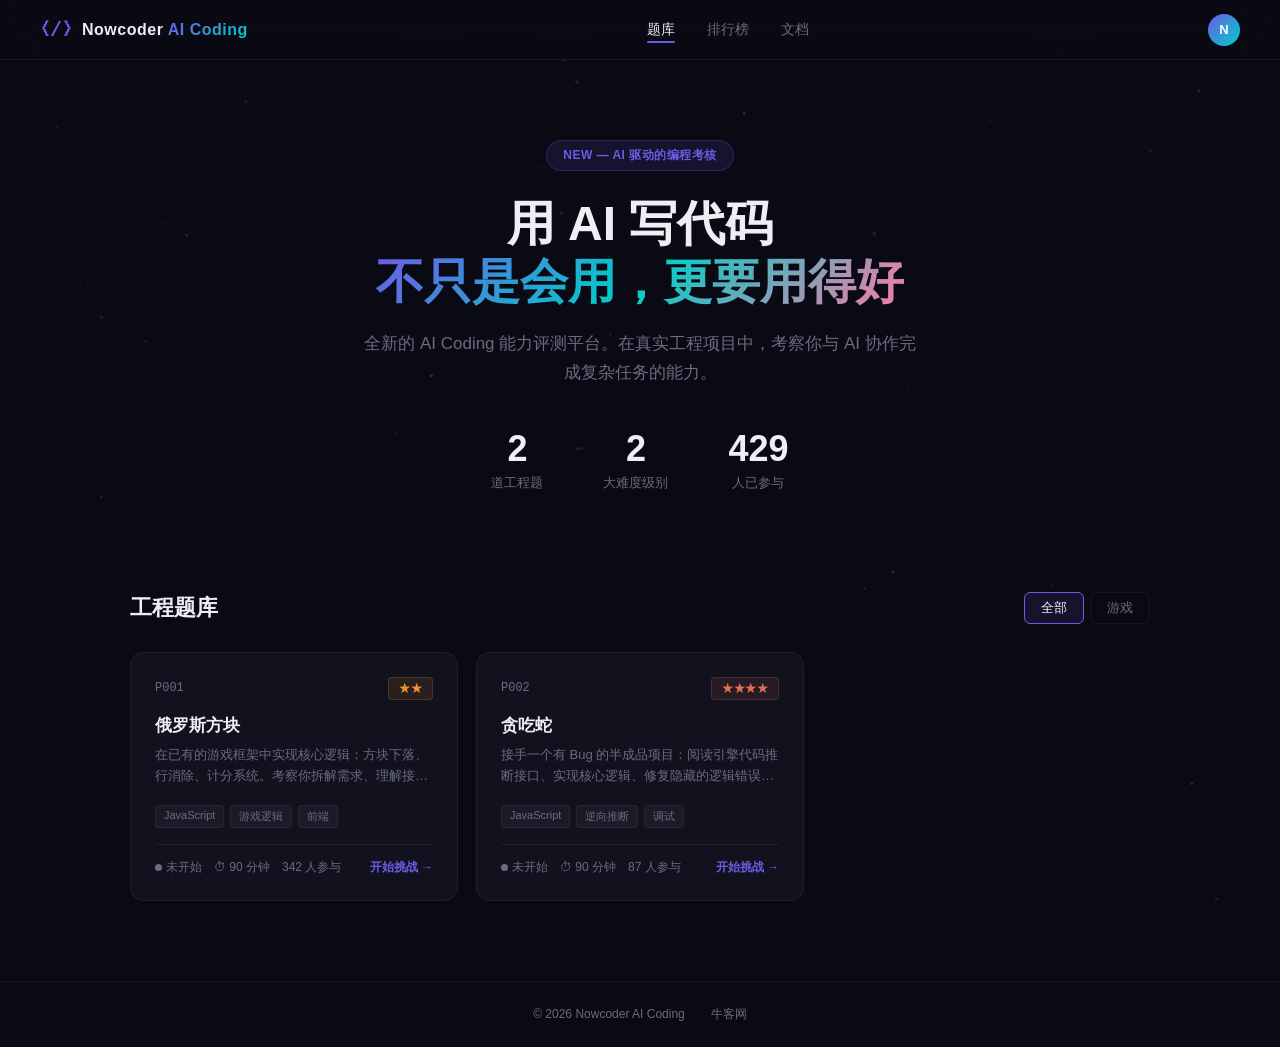
<file: index.html>
<!DOCTYPE html>
<html lang="zh-CN">
<head>
    <meta charset="UTF-8">
    <meta name="viewport" content="width=device-width, initial-scale=1.0">
    <title>Nowcoder AI Coding</title>
    <link rel="stylesheet" href="css/home.css">
</head>
<body>
    <!-- 背景动画粒子 -->
    <canvas id="particles"></canvas>

    <!-- 导航栏 -->
    <nav class="navbar">
        <div class="nav-brand">
            <span class="brand-icon">⟨/⟩</span>
            <span class="brand-text">Nowcoder <span class="brand-highlight">AI Coding</span></span>
        </div>
        <div class="nav-links">
            <a href="#problems" class="nav-link active">题库</a>
            <a href="#" class="nav-link">排行榜</a>
            <a href="#" class="nav-link">文档</a>
        </div>
        <div class="nav-user">
            <div class="avatar">N</div>
        </div>
    </nav>

    <!-- Hero 区域 -->
    <section class="hero">
        <div class="hero-content">
            <div class="hero-badge">NEW — AI 驱动的编程考核</div>
            <h1 class="hero-title">
                用 AI 写代码<br>
                <span class="gradient-text">不只是会用，更要用得好</span>
            </h1>
            <p class="hero-desc">
                全新的 AI Coding 能力评测平台。在真实工程项目中，考察你与 AI 协作完成复杂任务的能力。
            </p>
            <div class="hero-stats">
                <div class="stat-item">
                    <div class="stat-number" data-target="2">0</div>
                    <div class="stat-label">道工程题</div>
                </div>
                <div class="stat-item">
                    <div class="stat-number" data-target="2">0</div>
                    <div class="stat-label">大难度级别</div>
                </div>
                <div class="stat-item">
                    <div class="stat-number" data-target="429">0</div>
                    <div class="stat-label">人已参与</div>
                </div>
            </div>
        </div>
    </section>

    <!-- 题单区域 -->
    <section class="problems-section" id="problems">
        <div class="section-header">
            <h2 class="section-title">工程题库</h2>
            <div class="filter-bar">
                <button class="filter-btn active" data-filter="all">全部</button>
                <button class="filter-btn" data-filter="game">游戏</button>
            </div>
        </div>
        <div class="problem-grid" id="problemGrid">
            <!-- JS 动态渲染 -->
        </div>
    </section>

    <footer class="footer">
        <span>© 2026 Nowcoder AI Coding</span>
        <span class="footer-sep">·</span>
        <span>牛客网</span>
    </footer>

    <script src="js/home.js"></script>
</body>
</html>
</file>
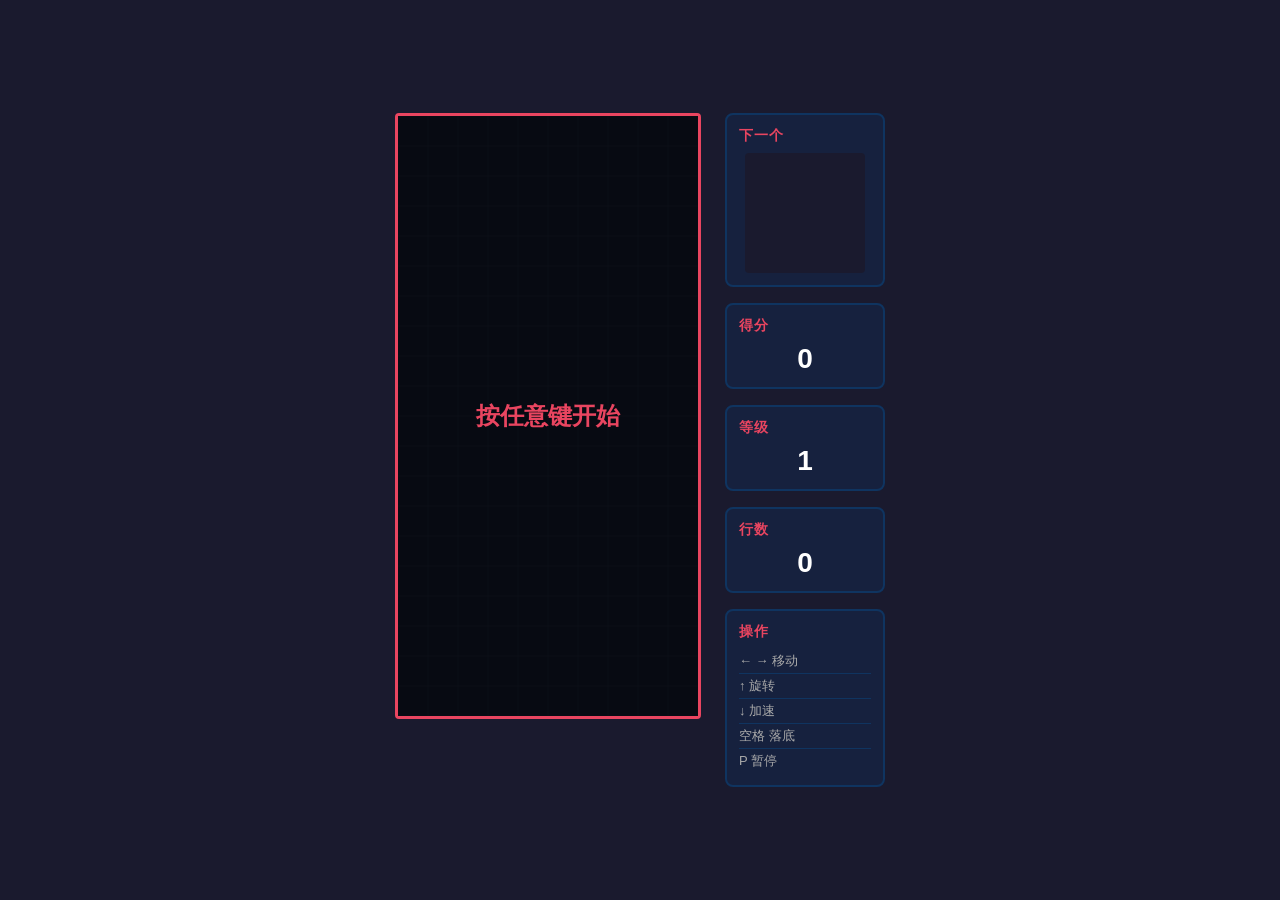
<file: problem/project/question1/index.html>
<!DOCTYPE html>
<html lang="zh-CN">
<head>
    <meta charset="UTF-8">
    <meta name="viewport" content="width=device-width, initial-scale=1.0">
    <title>俄罗斯方块</title>
    <link rel="stylesheet" href="css/style.css">
</head>
<body>
    <div class="container">
        <div class="game-area">
            <canvas id="board" width="300" height="600"></canvas>
            <div class="overlay" id="overlay">
                <div class="overlay-text" id="overlayText">按任意键开始</div>
            </div>
        </div>
        <div class="side-panel">
            <div class="info-box">
                <h3>下一个</h3>
                <canvas id="next" width="120" height="120"></canvas>
            </div>
            <div class="info-box">
                <h3>得分</h3>
                <div class="stat" id="score">0</div>
            </div>
            <div class="info-box">
                <h3>等级</h3>
                <div class="stat" id="level">1</div>
            </div>
            <div class="info-box">
                <h3>行数</h3>
                <div class="stat" id="lines">0</div>
            </div>
            <div class="info-box controls">
                <h3>操作</h3>
                <div class="control-item">← → 移动</div>
                <div class="control-item">↑ 旋转</div>
                <div class="control-item">↓ 加速</div>
                <div class="control-item">空格 落底</div>
                <div class="control-item">P 暂停</div>
            </div>
        </div>
    </div>
    <script src="js/logic.js"></script>
    <script src="js/engine.js"></script>
</body>
</html>
</file>
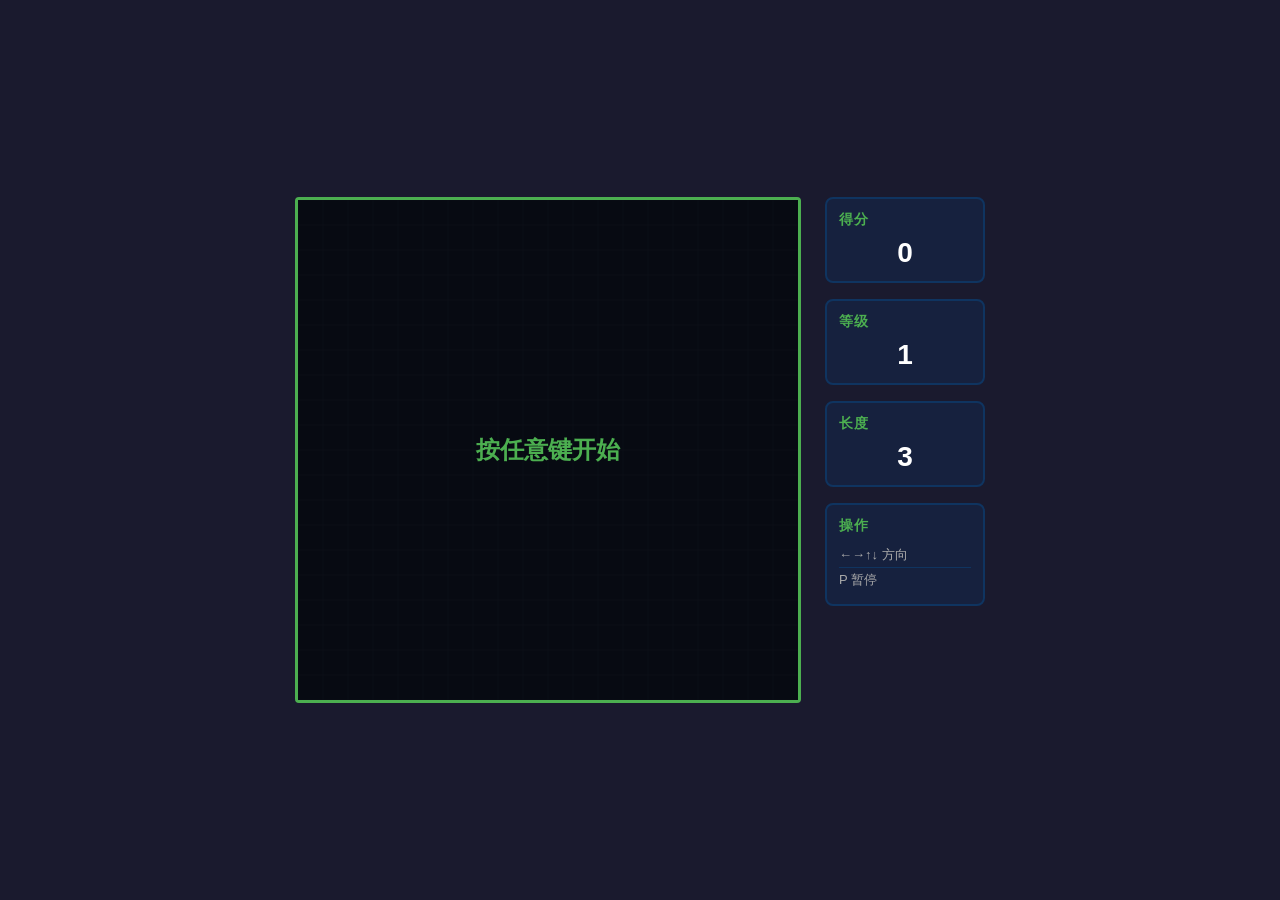
<file: problem/project/question2/index.html>
<!DOCTYPE html>
<html lang="zh-CN">
<head>
    <meta charset="UTF-8">
    <meta name="viewport" content="width=device-width, initial-scale=1.0">
    <title>贪吃蛇</title>
    <link rel="stylesheet" href="css/style.css">
</head>
<body>
    <div class="container">
        <div class="game-area">
            <canvas id="gameCanvas" width="500" height="500"></canvas>
            <div class="overlay" id="overlay">
                <div class="overlay-text" id="overlayText">按任意键开始</div>
            </div>
        </div>
        <div class="side-panel">
            <div class="info-box">
                <h3>得分</h3>
                <div class="stat" id="score">0</div>
            </div>
            <div class="info-box">
                <h3>等级</h3>
                <div class="stat" id="level">1</div>
            </div>
            <div class="info-box">
                <h3>长度</h3>
                <div class="stat" id="length">3</div>
            </div>
            <div class="info-box controls">
                <h3>操作</h3>
                <div class="control-item">←→↑↓ 方向</div>
                <div class="control-item">P 暂停</div>
            </div>
        </div>
    </div>
    <script src="js/logic.js"></script>
    <script src="js/engine.js"></script>
</body>
</html>
</file>
<file: css/home.css>
/* ========== 全局 ========== */
* {
    margin: 0;
    padding: 0;
    box-sizing: border-box;
}

:root {
    --bg-deep: #0a0a14;
    --bg-card: #12121f;
    --bg-card-hover: #1a1a2e;
    --border: rgba(255, 255, 255, 0.06);
    --border-hover: rgba(255, 255, 255, 0.12);
    --text: #c8c8d4;
    --text-dim: #6b6b80;
    --text-bright: #eeeef5;
    --accent: #6c5ce7;
    --accent-glow: rgba(108, 92, 231, 0.3);
    --cyan: #00cec9;
    --cyan-glow: rgba(0, 206, 201, 0.25);
    --pink: #fd79a8;
    --orange: #f0932b;
    --green: #00b894;
    --red: #e17055;
}

html {
    scroll-behavior: smooth;
}

body {
    background: var(--bg-deep);
    color: var(--text);
    font-family: -apple-system, 'SF Pro Display', 'Segoe UI', 'Microsoft YaHei', sans-serif;
    min-height: 100vh;
    overflow-x: hidden;
}

/* ========== 粒子背景 ========== */
#particles {
    position: fixed;
    top: 0;
    left: 0;
    width: 100%;
    height: 100%;
    z-index: 0;
    pointer-events: none;
}

/* ========== 导航栏 ========== */
.navbar {
    position: fixed;
    top: 0;
    left: 0;
    right: 0;
    height: 60px;
    display: flex;
    align-items: center;
    justify-content: space-between;
    padding: 0 40px;
    z-index: 100;
    background: rgba(10, 10, 20, 0.8);
    backdrop-filter: blur(20px);
    border-bottom: 1px solid var(--border);
}

.nav-brand {
    display: flex;
    align-items: center;
    gap: 10px;
}

.brand-icon {
    font-size: 20px;
    color: var(--accent);
    font-weight: 700;
    font-family: 'Consolas', monospace;
}

.brand-text {
    font-size: 16px;
    font-weight: 600;
    color: var(--text-bright);
    letter-spacing: 0.5px;
}

.brand-highlight {
    background: linear-gradient(135deg, var(--accent), var(--cyan));
    -webkit-background-clip: text;
    -webkit-text-fill-color: transparent;
    background-clip: text;
}

.nav-links {
    display: flex;
    gap: 32px;
}

.nav-link {
    text-decoration: none;
    color: var(--text-dim);
    font-size: 14px;
    font-weight: 500;
    transition: color 0.2s;
    position: relative;
}

.nav-link:hover, .nav-link.active {
    color: var(--text-bright);
}

.nav-link.active::after {
    content: '';
    position: absolute;
    bottom: -4px;
    left: 0;
    right: 0;
    height: 2px;
    background: var(--accent);
    border-radius: 1px;
}

.nav-user .avatar {
    width: 32px;
    height: 32px;
    border-radius: 50%;
    background: linear-gradient(135deg, var(--accent), var(--cyan));
    display: flex;
    align-items: center;
    justify-content: center;
    font-size: 13px;
    font-weight: 700;
    color: #fff;
    cursor: pointer;
}

/* ========== Hero ========== */
.hero {
    position: relative;
    z-index: 1;
    padding: 140px 40px 60px;
    max-width: 900px;
    margin: 0 auto;
    text-align: center;
}

.hero-badge {
    display: inline-block;
    padding: 6px 16px;
    border-radius: 20px;
    background: rgba(108, 92, 231, 0.12);
    border: 1px solid rgba(108, 92, 231, 0.25);
    color: var(--accent);
    font-size: 12px;
    font-weight: 600;
    letter-spacing: 0.5px;
    margin-bottom: 24px;
    animation: fadeInDown 0.6s ease;
}

.hero-title {
    font-size: 48px;
    font-weight: 800;
    color: var(--text-bright);
    line-height: 1.2;
    margin-bottom: 20px;
    animation: fadeInDown 0.6s ease 0.1s both;
}

.gradient-text {
    background: linear-gradient(135deg, var(--accent) 0%, var(--cyan) 50%, var(--pink) 100%);
    -webkit-background-clip: text;
    -webkit-text-fill-color: transparent;
    background-clip: text;
}

.hero-desc {
    font-size: 17px;
    color: var(--text-dim);
    line-height: 1.7;
    max-width: 560px;
    margin: 0 auto 40px;
    animation: fadeInDown 0.6s ease 0.2s both;
}

.hero-stats {
    display: flex;
    justify-content: center;
    gap: 60px;
    animation: fadeInDown 0.6s ease 0.3s both;
}

.stat-item {
    text-align: center;
}

.stat-number {
    font-size: 36px;
    font-weight: 800;
    color: var(--text-bright);
    font-variant-numeric: tabular-nums;
}

.stat-label {
    font-size: 13px;
    color: var(--text-dim);
    margin-top: 4px;
}

/* ========== 题单区域 ========== */
.problems-section {
    position: relative;
    z-index: 1;
    max-width: 1100px;
    margin: 0 auto;
    padding: 40px 40px 80px;
}

.section-header {
    display: flex;
    align-items: center;
    justify-content: space-between;
    margin-bottom: 28px;
}

.section-title {
    font-size: 22px;
    font-weight: 700;
    color: var(--text-bright);
}

.filter-bar {
    display: flex;
    gap: 6px;
}

.filter-btn {
    padding: 6px 16px;
    border: 1px solid var(--border);
    border-radius: 6px;
    background: transparent;
    color: var(--text-dim);
    font-size: 13px;
    cursor: pointer;
    transition: all 0.2s;
    font-family: inherit;
}

.filter-btn:hover {
    color: var(--text);
    border-color: var(--border-hover);
    background: rgba(255, 255, 255, 0.03);
}

.filter-btn.active {
    color: var(--text-bright);
    background: rgba(108, 92, 231, 0.12);
    border-color: var(--accent);
}

/* ========== 题目卡片 ========== */
.problem-grid {
    display: grid;
    grid-template-columns: repeat(auto-fill, minmax(320px, 1fr));
    gap: 18px;
}

.problem-card {
    background: var(--bg-card);
    border: 1px solid var(--border);
    border-radius: 14px;
    padding: 24px;
    cursor: pointer;
    transition: all 0.3s ease;
    position: relative;
    overflow: hidden;
}

.problem-card::before {
    content: '';
    position: absolute;
    top: 0;
    left: 0;
    right: 0;
    height: 3px;
    background: linear-gradient(90deg, var(--accent), var(--cyan));
    opacity: 0;
    transition: opacity 0.3s;
}

.problem-card:hover {
    background: var(--bg-card-hover);
    border-color: var(--border-hover);
    transform: translateY(-4px);
    box-shadow: 0 12px 40px rgba(0, 0, 0, 0.4), 0 0 30px var(--accent-glow);
}

.problem-card:hover::before {
    opacity: 1;
}

.card-top {
    display: flex;
    align-items: center;
    justify-content: space-between;
    margin-bottom: 14px;
}

.card-number {
    font-size: 12px;
    color: var(--text-dim);
    font-family: 'Consolas', monospace;
}

.card-difficulty {
    font-size: 11px;
    font-weight: 600;
    padding: 3px 10px;
    border-radius: 4px;
    letter-spacing: 0.5px;
}

.diff-easy {
    color: var(--green);
    background: rgba(0, 184, 148, 0.1);
    border: 1px solid rgba(0, 184, 148, 0.2);
}

.diff-medium {
    color: var(--orange);
    background: rgba(240, 147, 43, 0.1);
    border: 1px solid rgba(240, 147, 43, 0.2);
}

.diff-hard {
    color: var(--red);
    background: rgba(225, 112, 85, 0.1);
    border: 1px solid rgba(225, 112, 85, 0.2);
}

.card-title {
    font-size: 17px;
    font-weight: 700;
    color: var(--text-bright);
    margin-bottom: 8px;
}

.card-desc {
    font-size: 13px;
    color: var(--text-dim);
    line-height: 1.6;
    margin-bottom: 18px;
    display: -webkit-box;
    -webkit-line-clamp: 2;
    -webkit-box-orient: vertical;
    overflow: hidden;
}

.card-tags {
    display: flex;
    gap: 6px;
    flex-wrap: wrap;
    margin-bottom: 16px;
}

.tag {
    font-size: 11px;
    padding: 3px 8px;
    border-radius: 4px;
    background: rgba(255, 255, 255, 0.04);
    color: var(--text-dim);
    border: 1px solid var(--border);
}

.card-footer {
    display: flex;
    align-items: center;
    justify-content: space-between;
    padding-top: 14px;
    border-top: 1px solid var(--border);
}

.card-meta {
    font-size: 12px;
    color: var(--text-dim);
    display: flex;
    align-items: center;
    gap: 12px;
}

.card-action {
    font-size: 12px;
    font-weight: 600;
    color: var(--accent);
    display: flex;
    align-items: center;
    gap: 4px;
    transition: gap 0.2s;
}

.problem-card:hover .card-action {
    gap: 8px;
}

/* ========== 状态指示 ========== */
.status-dot {
    display: inline-block;
    width: 7px;
    height: 7px;
    border-radius: 50%;
    margin-right: 4px;
}

.status-not-started { background: var(--text-dim); }
.status-in-progress { background: var(--orange); box-shadow: 0 0 6px rgba(240, 147, 43, 0.4); }
.status-completed { background: var(--green); box-shadow: 0 0 6px rgba(0, 184, 148, 0.4); }

/* ========== Footer ========== */
.footer {
    position: relative;
    z-index: 1;
    text-align: center;
    padding: 24px;
    color: var(--text-dim);
    font-size: 12px;
    border-top: 1px solid var(--border);
}

.footer-sep {
    margin: 0 8px;
    opacity: 0.3;
}

/* ========== 动画 ========== */
@keyframes fadeInDown {
    from {
        opacity: 0;
        transform: translateY(-16px);
    }
    to {
        opacity: 1;
        transform: translateY(0);
    }
}

@keyframes fadeInUp {
    from {
        opacity: 0;
        transform: translateY(20px);
    }
    to {
        opacity: 1;
        transform: translateY(0);
    }
}

.problem-card {
    animation: fadeInUp 0.5s ease both;
}

.problem-card:nth-child(1) { animation-delay: 0.05s; }
.problem-card:nth-child(2) { animation-delay: 0.1s; }
.problem-card:nth-child(3) { animation-delay: 0.15s; }
.problem-card:nth-child(4) { animation-delay: 0.2s; }
.problem-card:nth-child(5) { animation-delay: 0.25s; }
.problem-card:nth-child(6) { animation-delay: 0.3s; }

/* ========== 滚动条 ========== */
::-webkit-scrollbar {
    width: 8px;
}

::-webkit-scrollbar-track {
    background: transparent;
}

::-webkit-scrollbar-thumb {
    background: rgba(255, 255, 255, 0.1);
    border-radius: 4px;
}

::-webkit-scrollbar-thumb:hover {
    background: rgba(255, 255, 255, 0.2);
}
</file>
<file: problem/project/question1/css/style.css>
* {
    margin: 0;
    padding: 0;
    box-sizing: border-box;
}

body {
    background: #1a1a2e;
    color: #eee;
    font-family: 'Segoe UI', 'Microsoft YaHei', sans-serif;
    display: flex;
    justify-content: center;
    align-items: center;
    min-height: 100vh;
}

.container {
    display: flex;
    gap: 24px;
    align-items: flex-start;
}

.game-area {
    position: relative;
    border: 3px solid #e94560;
    border-radius: 4px;
    background: #16213e;
}

#board {
    display: block;
}

.overlay {
    position: absolute;
    top: 0;
    left: 0;
    width: 100%;
    height: 100%;
    background: rgba(0, 0, 0, 0.7);
    display: flex;
    justify-content: center;
    align-items: center;
    z-index: 10;
}

.overlay.hidden {
    display: none;
}

.overlay-text {
    color: #e94560;
    font-size: 24px;
    font-weight: bold;
    text-align: center;
    line-height: 1.6;
}

.side-panel {
    display: flex;
    flex-direction: column;
    gap: 16px;
    min-width: 160px;
}

.info-box {
    background: #16213e;
    border: 2px solid #0f3460;
    border-radius: 8px;
    padding: 12px;
}

.info-box h3 {
    color: #e94560;
    font-size: 14px;
    text-transform: uppercase;
    letter-spacing: 1px;
    margin-bottom: 8px;
}

.info-box canvas {
    display: block;
    margin: 0 auto;
    background: #1a1a2e;
    border-radius: 4px;
}

.stat {
    font-size: 28px;
    font-weight: bold;
    text-align: center;
    color: #fff;
    font-variant-numeric: tabular-nums;
}

.controls {
    font-size: 13px;
}

.control-item {
    color: #aaa;
    padding: 3px 0;
    border-bottom: 1px solid #0f3460;
}

.control-item:last-child {
    border-bottom: none;
}
</file>
<file: problem/project/question2/css/style.css>
* {
    margin: 0;
    padding: 0;
    box-sizing: border-box;
}

body {
    background: #1a1a2e;
    color: #eee;
    font-family: 'Segoe UI', 'Microsoft YaHei', sans-serif;
    display: flex;
    justify-content: center;
    align-items: center;
    min-height: 100vh;
}

.container {
    display: flex;
    gap: 24px;
    align-items: flex-start;
}

.game-area {
    position: relative;
    border: 3px solid #4CAF50;
    border-radius: 4px;
    background: #16213e;
}

#gameCanvas {
    display: block;
}

.overlay {
    position: absolute;
    top: 0;
    left: 0;
    width: 100%;
    height: 100%;
    background: rgba(0, 0, 0, 0.7);
    display: flex;
    justify-content: center;
    align-items: center;
    z-index: 10;
}

.overlay.hidden {
    display: none;
}

.overlay-text {
    color: #4CAF50;
    font-size: 24px;
    font-weight: bold;
    text-align: center;
    line-height: 1.6;
    white-space: pre-line;
}

.side-panel {
    display: flex;
    flex-direction: column;
    gap: 16px;
    min-width: 160px;
}

.info-box {
    background: #16213e;
    border: 2px solid #0f3460;
    border-radius: 8px;
    padding: 12px;
}

.info-box h3 {
    color: #4CAF50;
    font-size: 14px;
    text-transform: uppercase;
    letter-spacing: 1px;
    margin-bottom: 8px;
}

.stat {
    font-size: 28px;
    font-weight: bold;
    text-align: center;
    color: #fff;
    font-variant-numeric: tabular-nums;
}

.controls {
    font-size: 13px;
}

.control-item {
    color: #aaa;
    padding: 3px 0;
    border-bottom: 1px solid #0f3460;
}

.control-item:last-child {
    border-bottom: none;
}
</file>
